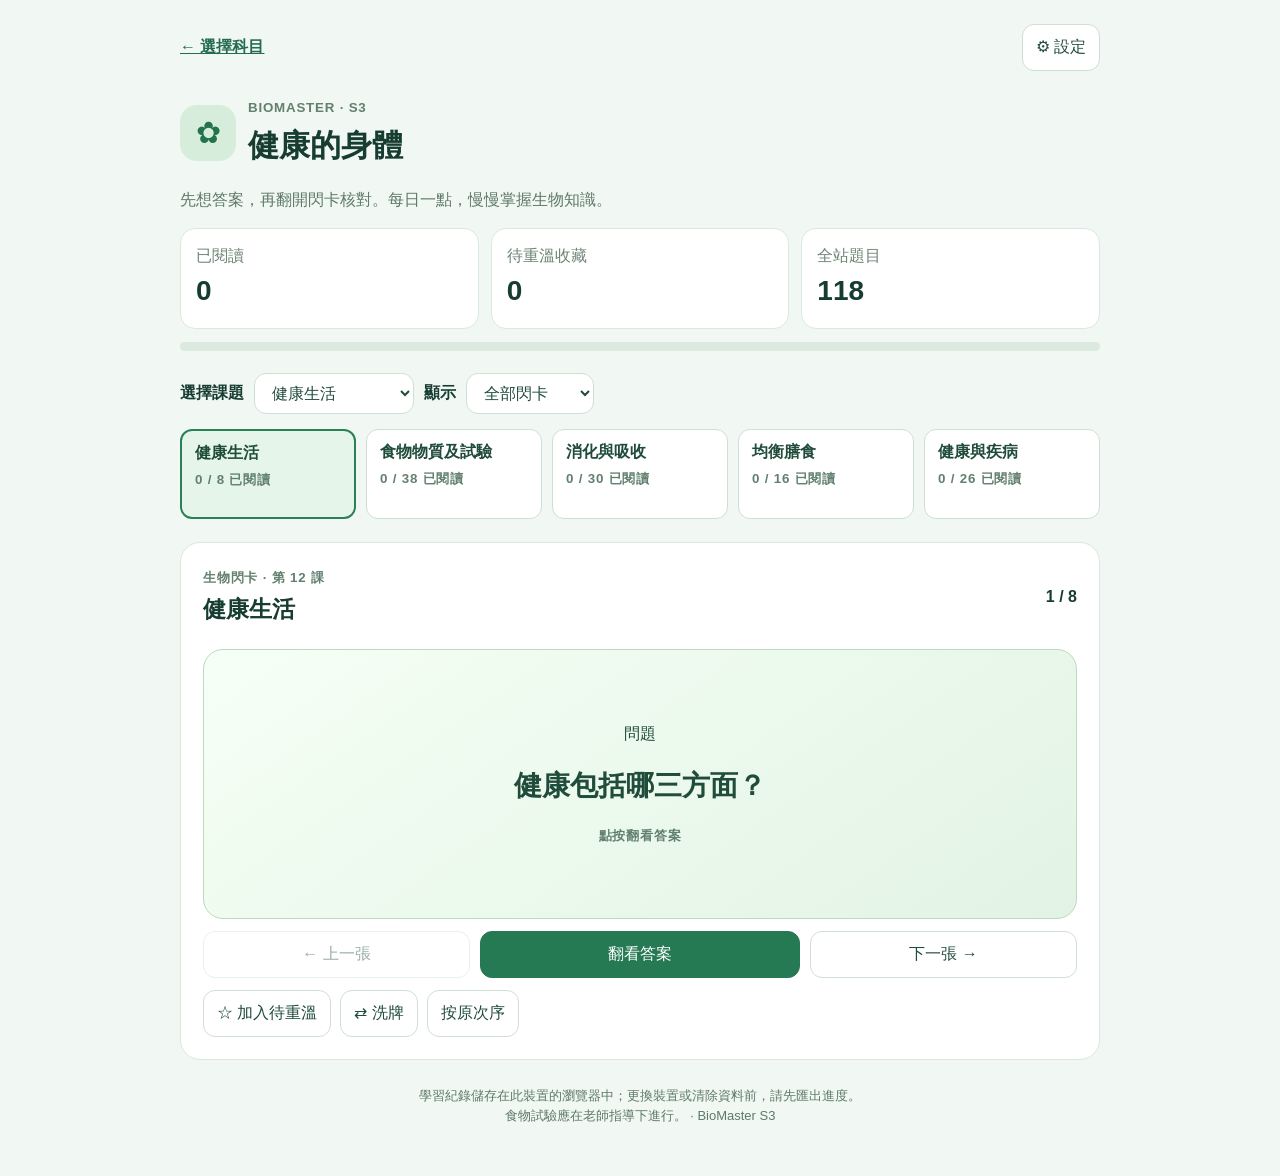
<file: bio/index.html>
<!doctype html><html lang="zh-Hant"><head><meta charset="utf-8"><meta name="viewport" content="width=device-width,initial-scale=1"><meta name="theme-color" content="#174b3a"><title>BioMaster S3｜健康的身體</title><link rel="stylesheet" href="style.css"></head><body>
<main class="shell"><nav><a href="../">← 選擇科目</a><button id="settings" class="ghost">⚙ 設定</button></nav><header><div class="brand"><span class="logo" aria-hidden="true">✿</span><div><small>BIOMASTER · S3</small><h1>健康的身體</h1></div></div><p>先想答案，再翻開閃卡核對。每日一點，慢慢掌握生物知識。</p></header>
<section class="summary" aria-label="學習進度"><div><span>已閱讀</span><strong id="seenCount">0</strong></div><div><span>待重溫收藏</span><strong id="savedCount">0</strong></div><div><span>全站題目</span><strong id="totalCount">0</strong></div></section><div class="progress"><span id="progress"></span></div>
<div class="toolbar"><label for="topic">選擇課題</label><select id="topic"></select><label for="mode">顯示</label><select id="mode"><option value="all">全部閃卡</option><option value="saved">只看待重溫</option><option value="unread">只看未讀</option></select></div><div id="topics" class="topics" aria-label="課題分類"></div>
<section class="study"><div class="studyhead"><div><small>生物閃卡 · 第 12 課</small><h2 id="topicTitle"></h2></div><b id="counter"></b></div><button id="card" class="card"><span id="side">問題</span><strong id="cardText"></strong><img id="diagram" alt="食物經過口腔、食道、胃、小腸、大腸，最後到肛門的示意圖" hidden style="width:100%;max-width:640px"><small id="hint">點按翻看答案</small></button><div class="actions"><button id="prev">← 上一張</button><button id="flip" class="primary">翻看答案</button><button id="next">下一張 →</button></div><div class="secondary"><button id="save">☆ 加入待重溫</button><button id="shuffle">⇄ 洗牌</button><button id="resetOrder">按原次序</button></div><p id="empty" hidden>這個篩選目前沒有閃卡。試試選擇其他課題或顯示方式。</p></section>
<footer>學習紀錄儲存在此裝置的瀏覽器中；更換裝置或清除資料前，請先匯出進度。<br>食物試驗應在老師指導下進行。 · BioMaster S3</footer></main>
<dialog id="dialog"><div class="dialog"><div class="studyhead"><h2>設定與備份</h2><button id="close" class="ghost" aria-label="關閉設定">✕</button></div><p>進度只儲存在這個瀏覽器。匯入會取代現有生物進度，不影響化學進度。</p><button id="export">匯出生物進度</button><label class="file">匯入生物進度<input id="import" type="file" accept="application/json,.json"></label><button id="clear" class="danger">清除生物進度</button><p id="message" role="status"></p></div></dialog>
<script src="cards.js"></script><script src="app.js"></script></body></html>
</file>
<file: bio/style.css>
:root{font-family:-apple-system,BlinkMacSystemFont,"Noto Sans TC","Microsoft JhengHei",sans-serif;color:#173c31;background:#f1f7f2;line-height:1.55}*{box-sizing:border-box}[hidden]{display:none!important}body{margin:0}button,select{font:inherit}button{cursor:pointer}button:focus-visible,a:focus-visible,select:focus-visible{outline:3px solid #efa94b;outline-offset:3px}.shell{max-width:960px;margin:auto;padding:24px 20px 50px}nav,.studyhead,.brand{display:flex;align-items:center;justify-content:space-between;gap:12px}nav a{color:#236c51;font-weight:700}.ghost,button,select,.file{border:1px solid #cfdfd4;border-radius:12px;background:white;color:#204c3b;padding:10px 13px}.brand{justify-content:flex-start;margin-top:24px}.logo{display:grid;place-items:center;background:#d5edda;width:56px;height:56px;border-radius:17px;font-size:30px;color:#24734b}small{font-weight:800;letter-spacing:.06em;color:#62806f}h1{margin:2px 0;font-size:clamp(22px,4vw,31px)}header p,footer{color:#5e7969}.summary{display:grid;grid-template-columns:repeat(3,1fr);gap:12px}.summary div{background:white;border:1px solid #dbe8de;border-radius:15px;padding:15px;display:flex;flex-direction:column}.summary span{color:#6e8576}.summary strong{font-size:28px}.progress{height:9px;background:#dce9df;border-radius:20px;margin:13px 0 22px;overflow:hidden}.progress span{display:block;height:100%;background:#29956b}.toolbar{display:flex;align-items:center;flex-wrap:wrap;gap:10px;margin-bottom:15px}.toolbar label{font-weight:700}.topics{display:grid;grid-template-columns:repeat(auto-fit,minmax(175px,1fr));gap:10px;margin-bottom:23px}.topic{text-align:left;min-height:90px;display:flex;flex-direction:column;gap:5px}.topic.active{border:2px solid #2b8059;background:#e5f5e9}.study{background:white;border:1px solid #dbe8de;border-radius:20px;padding:22px}.study h2{margin:3px 0;font-size:23px}.card{width:100%;min-height:270px;background:linear-gradient(145deg,#f6fff5,#e2f3e5);border:1px solid #badbc0;border-radius:20px;margin:18px 0 12px;padding:25px;display:flex;align-items:center;justify-content:center;flex-direction:column;gap:18px}.card.answer{background:linear-gradient(145deg,#fffcf2,#fff2d6);border-color:#e7d5ac}.card strong{font-size:clamp(21px,3.2vw,28px);white-space:pre-wrap;max-width:660px}.actions{display:grid;grid-template-columns:1fr 1.2fr 1fr;gap:10px}.primary{background:#267a53;color:white;border-color:#267a53}.secondary{display:flex;flex-wrap:wrap;gap:9px;margin-top:12px}.selected{background:#fff3d6;border-color:#d6ac50}button:disabled{opacity:.45;cursor:not-allowed}footer{text-align:center;font-size:13px;margin-top:26px}dialog{max-width:460px;width:calc(100% - 32px);border:0;border-radius:19px;padding:0;box-shadow:0 25px 80px #173c3150}dialog::backdrop{background:#102d238c}.dialog{padding:23px}.dialog>button,.file{display:block;width:100%;margin-top:10px;text-align:center}.file input{display:block;max-width:100%;margin:8px auto 0}.danger{color:#a63030;background:#fff4f2}@media(max-width:550px){.shell{padding:16px 12px 35px}.summary div{padding:10px}.summary span{font-size:12px}.topics{grid-template-columns:repeat(2,minmax(0,1fr))}.study{padding:15px}.card{min-height:290px;padding:17px}.actions button{font-size:13px;padding:12px 4px}.secondary button{flex:1}}
</file>
